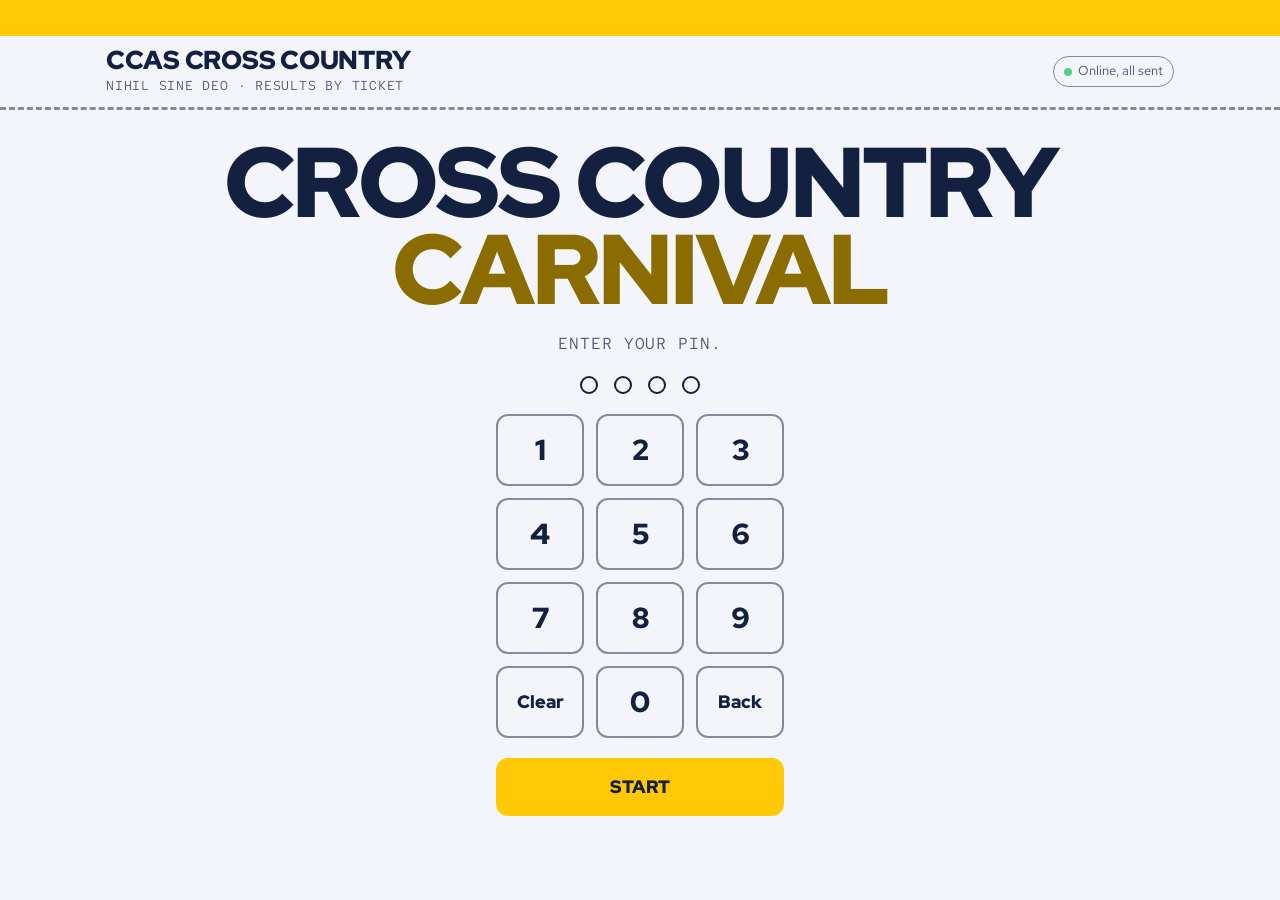
<file: index.html>
<!doctype html>
<html lang="en-AU" class="homes">
<head>
<meta charset="utf-8">
<meta name="viewport" content="width=device-width, initial-scale=1, viewport-fit=cover">
<title>CCAS Cross Country</title>
<link rel="preconnect" href="https://fonts.googleapis.com">
<link rel="preconnect" href="https://fonts.gstatic.com" crossorigin>
<link rel="stylesheet" href="https://fonts.googleapis.com/css2?family=Red+Hat+Display:wght@500;700;800;900&family=Red+Hat+Text:wght@400;500;600;700&family=Red+Hat+Mono:wght@500;700;800&display=swap">
<link rel="stylesheet" href="css/styles.css">
</head>
<body>
<div class="ticker" id="tick" aria-hidden="true"></div>
<header class="top">
  <div class="wrap">
    <div class="topin">
      <span class="jobbadge" id="jobBadge" hidden></span>
      <div class="brand"><span class="names"><h1 id="evName">CCAS Cross Country</h1><small id="evSub">Nihil sine Deo · Results by ticket</small></span></div>
      <div class="status"><span class="dot" id="dot"></span><span id="statusTxt">Connecting</span></div>
      <div class="jobpill" id="jobPill" hidden></div>
    </div>
  </div>
</header>

<main class="wrap">
  <section id="home" hidden></section>
  <div id="app" hidden>
    <nav class="tabs" role="tablist" aria-label="Views">
      <button role="tab" id="tab-record" data-view="record" aria-selected="true"><svg viewBox="0 0 24 24" fill="none" stroke="currentColor" stroke-width="2" stroke-linecap="round" stroke-linejoin="round" aria-hidden="true"><path d="M4 7h16v4a2 2 0 0 0 0 4v4H4v-4a2 2 0 0 0 0-4z"/><path d="M14 7v12" stroke-dasharray="2 2"/></svg><span>Record</span></button>
      <button role="tab" id="tab-results" data-view="results" aria-selected="false"><svg viewBox="0 0 24 24" fill="none" stroke="currentColor" stroke-width="2" stroke-linecap="round" stroke-linejoin="round" aria-hidden="true"><path d="M8 21h8M12 17v4M7 4h10v5a5 5 0 0 1-10 0z"/><path d="M17 5h3v2a3 3 0 0 1-3 3M7 5H4v2a3 3 0 0 0 3 3"/></svg><span>Results</span></button>
      <button role="tab" id="tab-houses" data-view="houses" aria-selected="false"><svg viewBox="0 0 24 24" fill="none" stroke="currentColor" stroke-width="2" stroke-linecap="round" stroke-linejoin="round" aria-hidden="true"><path d="M4 20V10l8-6 8 6v10z"/><path d="M10 20v-6h4v6"/></svg><span>Houses</span></button>
      <button role="tab" id="tab-setup" data-view="setup" aria-selected="false"><svg viewBox="0 0 24 24" fill="none" stroke="currentColor" stroke-width="2" stroke-linecap="round" stroke-linejoin="round" aria-hidden="true"><circle cx="12" cy="12" r="3"/><path d="M12 2v3M12 19v3M2 12h3M19 12h3M4.9 4.9l2.1 2.1M17 17l2.1 2.1M4.9 19.1L7 17M17 7l2.1-2.1"/></svg><span>Setup</span></button>
    </nav>
    <div id="lockBanner" class="msg ok" style="margin-bottom:14px;font-weight:600" hidden></div>
    <section id="v-record"></section>
    <section id="v-results" hidden></section>
    <section id="v-houses" hidden></section>
    <section id="v-setup" hidden></section>
  </div>
</main>
<button type="button" id="quick" hidden></button>
<div class="toast" id="toast" role="status" hidden></div>
<!-- XC Opt 15.3 -->
<script src="js/config.js"></script>
<script src="js/store.js"></script>
<script src="js/app.js"></script>
</body>
</html>
</file>
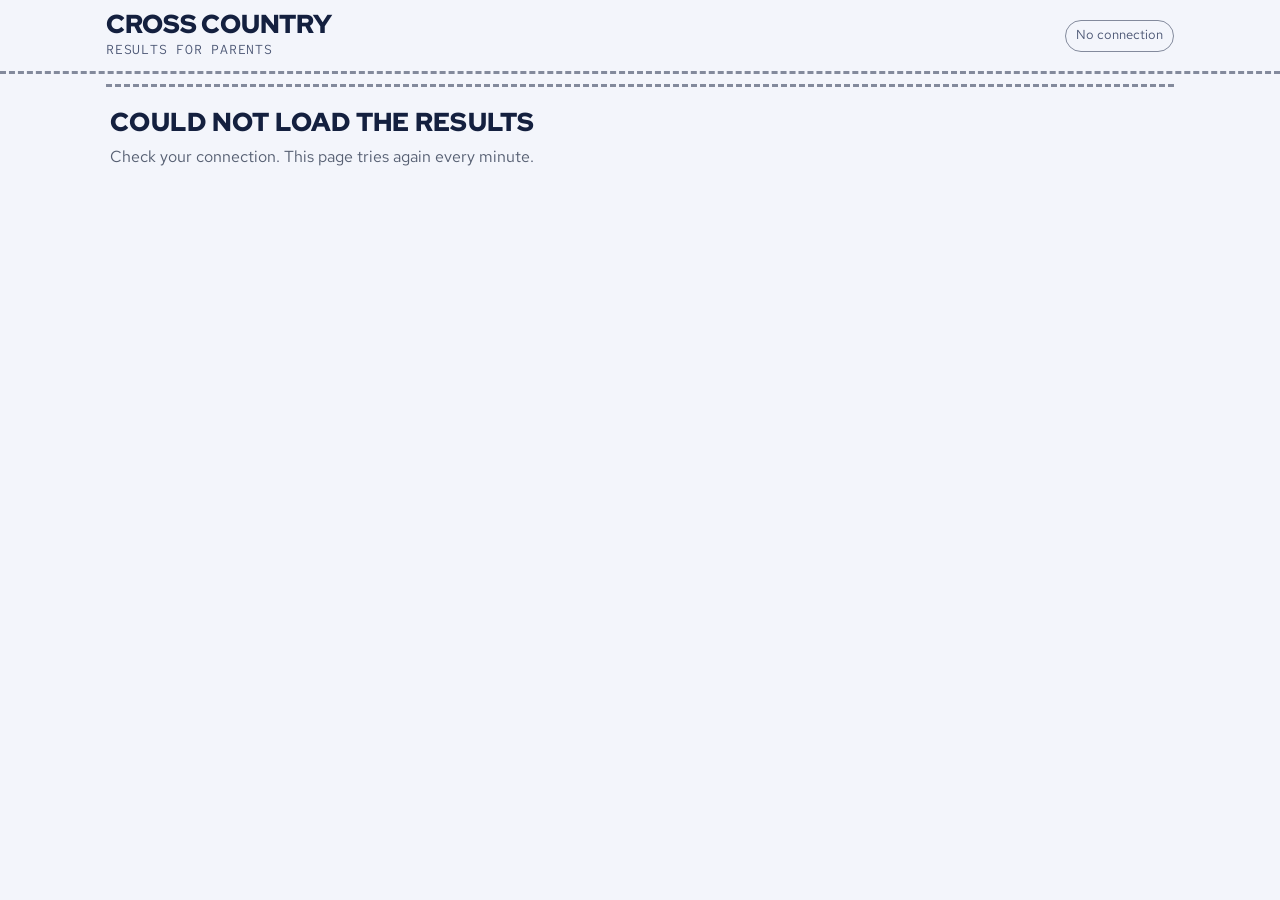
<file: parents/index.html>
<!doctype html>
<html lang="en-AU" class="homes">
<head>
<meta charset="utf-8">
<meta name="viewport" content="width=device-width, initial-scale=1, viewport-fit=cover">
<title>CCAS Cross Country results</title>
<link rel="preconnect" href="https://fonts.googleapis.com">
<link rel="preconnect" href="https://fonts.gstatic.com" crossorigin>
<link rel="stylesheet" href="https://fonts.googleapis.com/css2?family=Red+Hat+Display:wght@500;700;800;900&family=Red+Hat+Text:wght@400;500;600;700&family=Red+Hat+Mono:wght@500;700;800&display=swap">
<link rel="stylesheet" href="../css/styles.css">
<link rel="stylesheet" href="parents.css">
</head>
<body class="parents">
<div class="ticker" id="ptick" aria-hidden="true"></div>
<header class="top"><div class="wrap"><div class="topin">
  <div class="brand"><span class="names"><h1>Cross Country</h1><small>Results for parents</small></span></div>
  <div class="status" id="pupd" hidden></div>
</div></div></header>
<main class="wrap" id="pmain"><p class="muted">Loading results.</p></main>
<!-- XC Opt 15.1 -->
<script src="../js/config.js"></script>
<script src="parents.js"></script>
</body>
</html>
</file>
<file: css/styles.css>
/* XC Opt 15: page basics that the Claude artifact page used to add */
body{margin:0}[hidden]{display:none!important}img{max-width:100%}
/* Layout: CCAS navy header band with silver lane stripe, then a working column for recorders that widens into a two-column grid of age-group cards on a laptop. School colours: blue, silver, white. */
:root{
  --bg:#f2f4f8; --surface:#ffffff; --sunk:#e9edf4; --ink:#141d33; --muted:#565f72; --line:#d6dbe5;
  --accent:#2f50a3; --accent-ink:#ffffff; --teal:#0989b8; --sky:#5ebeeb; --tag:#e6ebf4; --tag-ink:#1d3160;
  --navy:#1d3160; --navy-ink:#ffffff; --navy-muted:#b8c1d6; --stripe:#989a9b;
  --sun:#ffc907; --sun-ink:#1d3160; --flame:#f15627; --leaf:#a7b463;
  --h-red:#c9372c; --h-green:#2f8a46; --h-blue:#2a6fd6; --h-none:#989a9b;
  --ok:#17744a; --ok-bg:#e1f2e8; --warn:#935300; --warn-bg:#fff2dc; --bad:#ad2a20; --bad-bg:#fbe6e3;
  --gold:#d4af37; --silver:#c0c4ca; --bronze:#cd7f32;
  --font-display:"Red Hat Display","Montserrat",system-ui,sans-serif;
  --font-body:"Source Sans 3",system-ui,-apple-system,"Segoe UI",Roboto,sans-serif;
  --font-mono:"IBM Plex Mono",ui-monospace,Menlo,Consolas,monospace;
  --r:10px;
}
@media (prefers-color-scheme: dark){
  :root:not([data-theme="light"]){
    --bg:#0b1222; --surface:#131d33; --sunk:#0f182b; --ink:#e7ecf5; --muted:#9aa5ba; --line:#26334f;
    --accent:#5ebeeb; --accent-ink:#071a2b; --teal:#5ebeeb; --sky:#5ebeeb; --tag:#1b2a49; --tag-ink:#e7ecf5;
    --navy:#1d3160; --navy-ink:#ffffff; --navy-muted:#b8c1d6; --stripe:#989a9b;
    --sun:#ffc907; --sun-ink:#1d3160; --flame:#f15627; --leaf:#a7b463;
    --h-red:#f0766c; --h-green:#6cc985; --h-blue:#6fa6f5; --h-none:#b4b6b7;
    --ok:#6dd3a0; --ok-bg:#11301f; --warn:#f0b45c; --warn-bg:#33260e; --bad:#ff8d82; --bad-bg:#3b1915;
    --gold:#d4af37; --silver:#c0c4ca; --bronze:#cd7f32;
    color-scheme:dark;
  }
}
:root[data-theme="dark"]{
  --bg:#0b1222; --surface:#131d33; --sunk:#0f182b; --ink:#e7ecf5; --muted:#9aa5ba; --line:#26334f;
  --accent:#5ebeeb; --accent-ink:#071a2b; --teal:#5ebeeb; --sky:#5ebeeb; --tag:#1b2a49; --tag-ink:#e7ecf5;
  --navy:#1d3160; --navy-ink:#ffffff; --navy-muted:#b8c1d6; --stripe:#989a9b;
  --sun:#ffc907; --sun-ink:#1d3160; --flame:#f15627; --leaf:#a7b463;
  --h-red:#f0766c; --h-green:#6cc985; --h-blue:#6fa6f5; --h-none:#b4b6b7;
  --ok:#6dd3a0; --ok-bg:#11301f; --warn:#f0b45c; --warn-bg:#33260e; --bad:#ff8d82; --bad-bg:#3b1915;
  --gold:#d4af37; --silver:#c0c4ca; --bronze:#cd7f32;
  color-scheme:dark;
}
*{box-sizing:border-box}
body{background:var(--bg);color:var(--ink);font-family:var(--font-body);font-size:16px;line-height:1.45}
body::before{content:"";position:fixed;inset:0 0 auto;height:env(safe-area-inset-top,0px);z-index:10;background:var(--navy)}
.wrap{max-width:1100px;margin:0 auto;padding-left:max(16px,env(safe-area-inset-left,0px));padding-right:max(16px,env(safe-area-inset-right,0px))}
header.top{position:sticky;top:env(safe-area-inset-top,0px);z-index:5;background:var(--navy);color:var(--navy-ink);border-bottom:4px solid var(--stripe);box-shadow:0 1px 0 var(--navy)}
header.top::after{content:"";display:block;height:2px;background:var(--navy)}
.topin{display:flex;flex-wrap:wrap;align-items:center;gap:8px 16px;padding-block:12px}
.brand{display:flex;align-items:center;gap:12px;min-width:0;flex:1 1 auto}
.crest{flex:0 0 auto;width:52px;height:56px;background:#ffffff;border-radius:10px;display:flex;align-items:center;justify-content:center;padding:5px}
.crest img{height:100%;width:auto;display:block}
.brand .names{display:flex;flex-direction:column;min-width:0}
.brand h1{font-family:var(--font-display);font-weight:800;font-size:1.6rem;letter-spacing:0;margin:0;line-height:1;text-wrap:balance;color:var(--navy-ink)}
.brand small{color:var(--navy-muted);font-size:.8rem;letter-spacing:.06em;text-transform:uppercase;margin-top:3px}
.status{font-size:.8rem;color:var(--navy-muted);display:flex;align-items:center;gap:6px;background:rgba(255,255,255,.08);padding:5px 10px;border-radius:999px}
.dot{width:8px;height:8px;border-radius:50%;background:var(--navy-muted)}
.dot.live{background:#4fd18b} .dot.off{background:#ff8378}
nav.tabs{display:grid;grid-template-columns:repeat(4,minmax(0,1fr));gap:10px;max-width:860px;margin:0 auto 22px}
nav.tabs button{display:flex;align-items:center;justify-content:center;gap:8px;font-family:var(--font-display);font-weight:800;font-size:1.02rem;letter-spacing:.05em;text-transform:uppercase;border:1px solid var(--line);background:var(--surface);color:var(--navy);padding:13px 10px;border-radius:12px;box-shadow:0 1px 3px rgba(29,49,96,.08);cursor:pointer;white-space:nowrap;min-width:0;position:relative;transition:background .15s,transform .15s}
nav.tabs button svg{width:18px;height:18px;flex:0 0 auto}
nav.tabs button:hover{border-color:var(--accent);color:var(--accent)}
nav.tabs button[aria-selected="true"]{background:var(--navy);color:var(--navy-ink);border-color:var(--navy);box-shadow:inset 0 -4px 0 var(--sun),0 4px 12px rgba(29,49,96,.2)}
:root[data-theme="dark"] nav.tabs button:not([aria-selected="true"]){color:var(--ink)}
@media (prefers-color-scheme: dark){:root:not([data-theme="light"]) nav.tabs button:not([aria-selected="true"]){color:var(--ink)}}
@media (prefers-reduced-motion:no-preference){nav.tabs button:active{transform:scale(.97)}}
@media (max-width:520px){nav.tabs{gap:6px}nav.tabs button{flex-direction:column;gap:3px;font-size:.78rem;padding:9px 4px}}
nav.tabs button:focus-visible,button:focus-visible,input:focus-visible,select:focus-visible,textarea:focus-visible,.match:focus-visible{outline:3px solid var(--tag);outline-offset:2px}
main{padding-block:22px 60px}
h2{font-family:var(--font-display);font-weight:800;font-size:1.35rem;margin:0 0 8px;letter-spacing:.01em;text-wrap:balance}
h3{font-family:var(--font-display);font-weight:700;font-size:1.05rem;margin:0;letter-spacing:0}
.muted{color:var(--muted)}
.label{font-size:.75rem;text-transform:uppercase;letter-spacing:.08em;color:var(--muted);font-weight:700}
.panel{background:var(--surface);border:1px solid var(--line);border-radius:12px;padding:18px;box-shadow:0 1px 2px rgba(14,42,82,.05)}
.stack{display:flex;flex-direction:column;gap:14px}
.row{display:flex;flex-wrap:wrap;gap:10px;align-items:center}
.seg{display:inline-flex;background:var(--sunk);border-radius:999px;padding:3px;gap:2px;flex-wrap:wrap}
.seg button{border:0;background:transparent;color:var(--ink);padding:7px 14px;border-radius:999px;font:600 .95rem var(--font-body);cursor:pointer}
.seg button[aria-pressed="true"]{background:var(--surface);box-shadow:0 1px 2px rgba(0,0,0,.18);color:var(--accent)}
.chips{display:flex;flex-wrap:wrap;gap:6px}
.chip{border:1px solid var(--line);background:var(--surface);color:var(--ink);padding:5px 11px;border-radius:999px;font:600 .9rem var(--font-body);cursor:pointer;font-variant-numeric:tabular-nums}
.chip[aria-pressed="true"]{border-color:var(--accent);background:var(--accent);color:var(--accent-ink)}
.chip:hover{border-color:var(--accent)}
input,select,textarea{font:inherit;color:var(--ink);background:var(--surface);border:1px solid var(--line);border-radius:8px;padding:9px 11px;max-width:100%}
textarea{width:100%;min-height:150px;font-family:var(--font-mono);font-size:.85rem}
.btn{border:1px solid var(--line);background:var(--surface);color:var(--ink);font:600 .95rem var(--font-body);padding:9px 16px;border-radius:8px;cursor:pointer}
.btn.primary{background:var(--accent);border-color:var(--accent);color:var(--accent-ink)}
.btn.danger{color:var(--bad);border-color:var(--bad)}
.btn.small{padding:5px 10px;font-size:.85rem}
.btn:disabled{opacity:.45;cursor:not-allowed}
.linkbtn{border:0;background:none;color:var(--accent);font:600 .95rem var(--font-body);padding:0;cursor:pointer;text-decoration:underline;text-underline-offset:3px}

/* Record view */
.rec{display:flex;flex-direction:column;gap:28px}
.entry{max-width:860px;width:100%;margin:0 auto;border:2px solid var(--accent);border-radius:16px;padding:22px 22px 24px;gap:18px;box-shadow:0 6px 24px rgba(29,49,96,.12)}
.entry .etitle{font-family:var(--font-display);font-weight:800;font-size:1.7rem;margin:0;line-height:1.1}
.step{display:flex;align-items:center;gap:10px;font-family:var(--font-display);font-weight:800;font-size:1.05rem}
.step .n{width:28px;height:28px;border-radius:50%;background:var(--accent);color:var(--accent-ink);display:inline-flex;align-items:center;justify-content:center;font-size:.95rem;flex:0 0 auto}
.entry #search{font-size:1.25rem;padding:13px 14px;border-width:2px}
.entry .savebar .btn.primary{font-size:1.25rem;padding:16px 18px;border-radius:10px}
.secondary{max-width:860px;width:100%;margin:0 auto;display:grid;grid-template-columns:minmax(0,1fr);gap:14px}
@media (min-width:860px){.secondary{grid-template-columns:minmax(0,.9fr) minmax(0,1.1fr);align-items:start}}
.secondary .panel{box-shadow:none;background:var(--sunk);border-color:transparent}
.sechead{max-width:860px;width:100%;margin:0 auto -14px;display:flex;align-items:center;gap:12px;color:var(--muted)}
.sechead::after{content:"";flex:1;height:1px;background:var(--line)}
.ticketbox{display:grid;grid-template-columns:auto minmax(0,1fr);gap:12px;align-items:center}
.ticketbox{gap:0;border:1px solid var(--line);border-radius:10px;overflow:hidden;background:var(--surface)}
.ticketlabel{font-family:var(--font-display);font-weight:800;font-size:.95rem;letter-spacing:.1em;text-transform:uppercase;background:var(--navy);color:var(--navy-ink);padding:0 16px;align-self:stretch;display:flex;align-items:center;border-right:3px dashed var(--stripe)}
#ticket{font-family:var(--font-mono);font-weight:600;font-size:2.2rem;padding:8px 16px;width:100%;letter-spacing:.06em;font-variant-numeric:tabular-nums;border:0;border-radius:0;background:var(--tag);color:var(--tag-ink)}
#ticket:focus-visible{outline:none;box-shadow:inset 0 0 0 3px var(--accent)}
#search{width:100%;font-size:1.1rem;padding:11px 12px}
.matches{display:flex;flex-direction:column;border:1px solid var(--line);border-radius:8px;overflow:hidden;background:var(--surface)}
.match{display:grid;grid-template-columns:minmax(0,1fr) auto;gap:2px 10px;padding:9px 12px;border:0;border-top:1px solid var(--line);background:transparent;color:var(--ink);text-align:left;font:inherit;cursor:pointer}
.match:first-child{border-top:0}
.match[aria-selected="true"]{background:var(--ok-bg)}
.match .nm{font-weight:700;overflow-wrap:anywhere}
.match .meta{font-size:.85rem;color:var(--muted)}
.match .side{grid-row:1 / span 2;grid-column:2;align-self:center;font-size:.8rem;text-align:right}
.done{color:var(--warn);font-weight:700}
.empty{padding:14px;color:var(--muted);font-size:.95rem}
.sel{display:flex;justify-content:space-between;gap:12px;align-items:center;background:var(--ok-bg);border:1px solid var(--ok);border-radius:8px;padding:10px 12px}
.sel .nm{font-weight:700;font-size:1.1rem}
.msg{border-radius:8px;padding:9px 12px;font-size:.95rem}
.msg.warn{background:var(--warn-bg);color:var(--warn)}
.msg.bad{background:var(--bad-bg);color:var(--bad)}
.msg.ok{background:var(--ok-bg);color:var(--ok)}
.savebar{display:flex;gap:10px;flex-wrap:wrap}
.savebar .btn.primary{flex:1 1 200px;font-size:1.1rem;padding:13px 16px}
.stats{display:grid;grid-template-columns:repeat(3,minmax(0,1fr));gap:8px}
.stat{background:var(--sunk);border-radius:8px;padding:8px 10px}
.stat b{display:block;font-family:var(--font-display);font-weight:800;font-size:1.5rem;line-height:1.1;font-variant-numeric:tabular-nums}
.recent{list-style:none;margin:0;padding:0;display:flex;flex-direction:column}
.recent li{display:grid;grid-template-columns:auto minmax(0,1fr) auto;gap:4px 10px;align-items:center;padding:8px 0;border-top:1px solid var(--line)}
.recent li:first-child{border-top:0}
.tk{font-family:var(--font-mono);font-weight:600;background:var(--tag);color:var(--tag-ink);border:1px solid var(--line);border-left:3px solid var(--accent);border-radius:4px;padding:2px 8px;font-size:.9rem;font-variant-numeric:tabular-nums;white-space:nowrap}
.recent .who{min-width:0}
.recent .who b{overflow-wrap:anywhere}
.recent .who span{display:block;font-size:.82rem;color:var(--muted)}
.acts{display:flex;gap:6px}
.missing{font-family:var(--font-mono);font-size:.85rem;overflow-wrap:anywhere}
#quick{position:fixed;z-index:30;width:min(340px,calc(100vw - 16px));padding:14px 16px;border:3px solid var(--sun);border-radius:14px;background:var(--accent);color:var(--accent-ink);font:800 1.15rem/1.25 var(--font-display);text-align:center;cursor:pointer;box-shadow:0 10px 30px rgba(10,20,45,.35)}
#quick small{display:block;font:600 .78rem var(--font-body);opacity:.85;margin-top:4px}
@media (prefers-reduced-motion:no-preference){#quick{animation:qpop .12s ease-out}@keyframes qpop{from{transform:scale(.92)}to{transform:scale(1)}}}
.toast{position:fixed;left:50%;transform:translateX(-50%);bottom:calc(16px + env(safe-area-inset-bottom,0px));background:var(--ink);color:var(--bg);padding:11px 16px;border-radius:10px;font-weight:600;max-width:calc(100% - 32px);z-index:20;box-shadow:0 6px 20px rgba(0,0,0,.25)}
.addform{display:grid;grid-template-columns:repeat(2,minmax(0,1fr));gap:8px}
.addform label{display:flex;flex-direction:column;gap:3px;font-size:.85rem;color:var(--muted);min-width:0}
.addform input,.addform select{width:100%}

/* Results */
.toolbar{display:flex;flex-wrap:wrap;gap:10px 14px;align-items:center;margin-bottom:14px}
.groups{display:grid;grid-template-columns:minmax(0,1fr);gap:14px}
@media (min-width:860px){.groups{grid-template-columns:repeat(2,minmax(0,1fr))}}
.gcard{background:var(--surface);border:1px solid var(--line);border-radius:12px;overflow:hidden;min-width:0;box-shadow:0 1px 2px rgba(14,42,82,.05)}
.ghead{display:flex;justify-content:space-between;align-items:center;gap:10px;padding:12px 14px;border-bottom:3px solid var(--stripe);flex-wrap:wrap;background:var(--navy);color:var(--navy-ink)}
.ghead h3{color:var(--navy-ink);font-size:1.15rem}
.ghead .meta{font-size:.82rem;color:var(--navy-muted)}
.tablewrap{overflow-x:auto}
table{border-collapse:collapse;width:100%;font-variant-numeric:tabular-nums}
th,td{text-align:left;padding:7px 10px;border-bottom:1px solid var(--line);font-size:.93rem;vertical-align:top}
th{font-size:.72rem;text-transform:uppercase;letter-spacing:.07em;color:var(--muted);font-weight:700;background:var(--sunk)}
td.num,th.num{text-align:right}
tr:last-child td{border-bottom:0}
.pl{font-family:var(--font-display);font-weight:700;font-size:1.1rem}
.medal{display:inline-flex;align-items:center;justify-content:center;width:1.7em;height:1.7em;border-radius:50%;color:#fff;font-size:.95rem;line-height:1}
.medal{box-shadow:inset 0 0 0 2px rgba(255,255,255,.45),0 1px 2px rgba(0,0,0,.25);font-weight:800}
.p1 .medal,.medal.m1{background:var(--gold);color:#3a2a00}
.p2 .medal,.medal.m2{background:var(--silver);color:#24282e}
.p3 .medal,.medal.m3{background:var(--bronze);color:#ffffff}
table tbody tr.p1row td{background:color-mix(in srgb,var(--gold) 12%,var(--surface))}
table tbody tr.p2row td{background:color-mix(in srgb,var(--silver) 14%,var(--surface))}
table tbody tr.p3row td{background:color-mix(in srgb,var(--bronze) 12%,var(--surface))}
tbody tr:nth-child(even) td{background:var(--sunk)}
.standings{display:grid;grid-template-columns:repeat(auto-fit,minmax(200px,1fr));gap:12px;margin-bottom:16px}
.house{background:var(--surface);border:1px solid var(--line);border-radius:12px;padding:14px 16px;min-width:0}
.house{border-top:4px solid var(--hc,var(--line))}
.house.lead{border:2px solid var(--accent);border-top:4px solid var(--hc,var(--accent))}
.house .bar,.house.lead .bar{background:var(--hc,var(--teal))}
.htag{display:inline-flex;align-items:center;gap:6px;white-space:nowrap}
.hdot{width:8px;height:8px;border-radius:50%;background:var(--hc,var(--h-none));flex:0 0 auto}
.house .hn{font-family:var(--font-display);font-weight:800;font-size:1.2rem}
.house .pts{font-family:var(--font-display);font-weight:800;font-size:2.2rem;line-height:1;font-variant-numeric:tabular-nums;color:var(--accent)}
.house .barw{height:8px;background:var(--sunk);border-radius:99px;margin-top:10px;overflow:hidden}
.house .bar{height:100%;background:var(--teal);border-radius:99px}
.house.lead .bar{background:var(--accent)}
.house .rk{font-size:.8rem;text-transform:uppercase;letter-spacing:.08em;color:var(--muted);font-weight:700}
.gempty{padding:14px;color:var(--muted)}
.hris{display:grid;grid-template-columns:repeat(2,minmax(0,1fr));gap:0}
.hcol{padding:12px 14px;min-width:0}
.hcol+.hcol{border-left:1px solid var(--line)}
.hlist{list-style:none;margin:8px 0 0;padding:0;display:flex;flex-direction:column;gap:8px}
.hlist li{display:grid;grid-template-columns:auto minmax(0,1fr);gap:2px 10px;align-items:center;font-size:.93rem}
.hlist li .htag{grid-column:2;font-size:.8rem;color:var(--muted)}
.hlist .hn2{font-weight:600;overflow-wrap:anywhere}
.hlist li.open{opacity:.7}
.medal.m4{background:var(--sunk);color:var(--muted);box-shadow:inset 0 0 0 1px var(--line)}
@media (max-width:420px){.hris{grid-template-columns:minmax(0,1fr)}.hcol+.hcol{border-left:0;border-top:1px solid var(--line)}}
.housegrid th,.housegrid td{white-space:nowrap}
.housegrid td.total{font-weight:700}
.rank1 td:first-child{border-left:4px solid var(--gold)}
.champs{display:grid;grid-template-columns:repeat(auto-fill,minmax(230px,1fr));gap:10px}
.champ{display:flex;flex-direction:column;gap:6px;background:var(--surface);border:1px solid var(--line);border-top:4px solid var(--gold);border-radius:4px 4px 10px 10px;padding:10px 12px;min-width:0}
.champ .nm{font-weight:700;overflow-wrap:anywhere}

/* Setup */
.setup{display:grid;grid-template-columns:minmax(0,1fr);gap:16px}
@media (min-width:860px){.setup{grid-template-columns:repeat(2,minmax(0,1fr));align-items:start}}
.fields{display:grid;grid-template-columns:repeat(auto-fill,minmax(150px,1fr));gap:10px}
.fields label{display:flex;flex-direction:column;gap:4px;font-size:.85rem;color:var(--muted);min-width:0}
.fields input{width:100%}
.dist{display:grid;grid-template-columns:repeat(auto-fill,minmax(88px,1fr));gap:8px}
.dist label{display:flex;flex-direction:column;gap:3px;font-size:.8rem;color:var(--muted)}
.dist input{width:100%;font-variant-numeric:tabular-nums}
code.tpl{display:block;font-family:var(--font-mono);font-size:.82rem;background:var(--sunk);padding:8px 10px;border-radius:6px;white-space:pre;overflow-x:auto}
.counts td,.counts th{padding:5px 8px}
.notice{border:1px dashed var(--line);border-radius:var(--r);padding:16px;background:var(--surface)}
@media (prefers-reduced-motion:no-preference){.toast{animation:pop .18s ease-out}@keyframes pop{from{opacity:0;transform:translate(-50%,8px)}to{opacity:1;transform:translate(-50%,0)}}}
@media (max-width:420px){.brand small{display:none}#ticket{font-size:1.7rem}.addform{grid-template-columns:minmax(0,1fr)}}

/* ===== XC Opt 14 (from Swim Opt 2.25 and 2.28 and Aths Opt 2.2, design S1.46 version 4): the onlinecarnivals.au landing
   look on every screen (html.jobs, set at the top of the page). Cross country has no PIN or job screens, so no ticker and no
   brand bar: the navy CCAS header stays. Landing background, dashed lanes instead of boxes, uppercase Red Hat Display
   headings, Red Hat Mono uppercase labels, yellow main buttons and chosen tabs. Kept: medals, house colours, the ticket box,
   the green, yellow and red messages. The plain button and input resets sit in :where() so state colours still win. ===== */
:root{--font-body:"Red Hat Text",system-ui,-apple-system,"Segoe UI",Roboto,sans-serif;--font-mono:"Red Hat Mono",ui-monospace,Menlo,Consolas,monospace;
  --lt-bg:#f3f5fb;--lt-ink:#14203f;--lt-muted:#4a5573;--lt-line:rgba(20,32,63,.5);--lt-y:#8a6c00;--lt-glow:rgba(255,201,7,.16);--lt-row:rgba(20,32,63,.04)}
@media (prefers-color-scheme:dark){:root:not([data-theme="light"]){--lt-bg:#0b1226;--lt-ink:#ffffff;--lt-muted:#b9c2de;--lt-line:rgba(255,255,255,.4);--lt-y:#ffc907;--lt-glow:rgba(255,201,7,.12);--lt-row:rgba(255,255,255,.045)}}
:root[data-theme="dark"]{--lt-bg:#0b1226;--lt-ink:#ffffff;--lt-muted:#b9c2de;--lt-line:rgba(255,255,255,.4);--lt-y:#ffc907;--lt-glow:rgba(255,201,7,.12);--lt-row:rgba(255,255,255,.045)}
html.jobs{--bg:var(--lt-bg)}
html.jobs body{background:var(--lt-bg);color:var(--lt-ink)}
html.jobs .muted{color:var(--lt-muted)}

/* headings */
html.jobs main h2{font:900 clamp(26px,3vw,40px)/1 var(--font-display);text-transform:uppercase;letter-spacing:-.01em}
html.jobs main h3{text-transform:uppercase;font-weight:900}
html.jobs .entry .etitle{font:900 clamp(28px,3.4vw,44px)/1 var(--font-display);text-transform:uppercase;letter-spacing:-.01em}
html.jobs .step{text-transform:uppercase;font-weight:900;letter-spacing:.01em}
html.jobs .step .n{background:#ffc907;color:#14203f;font-weight:900}
html.jobs .label,html.jobs th,html.jobs .ghead .meta,html.jobs .fields label,html.jobs .dist label,html.jobs .addform label,html.jobs .house .rk{font-family:var(--font-mono);letter-spacing:.06em;text-transform:uppercase}

/* the four views: outlined, the chosen one yellow */
html.jobs nav.tabs button{background:transparent;border:2px solid var(--lt-line);border-radius:12px;box-shadow:none;color:var(--lt-ink);font-weight:900;min-height:52px}
html.jobs nav.tabs button:hover{border-color:var(--lt-ink);color:var(--lt-ink);background:var(--lt-glow)}
html.jobs nav.tabs button[aria-selected="true"]{background:#ffc907;border-color:#ffc907;color:#14203f;box-shadow:none}
html.jobs nav.tabs button:not([aria-selected="true"]){color:var(--lt-ink)}

/* boxes become lanes */
html.jobs .panel,html.jobs .gcard,html.jobs .notice{background:transparent;border:0;border-top:3px dashed var(--lt-line);border-radius:0;box-shadow:none;padding-left:4px;padding-right:4px}
html.jobs .gcard{padding:0}
html.jobs .secondary .panel{background:transparent;border:0;border-top:3px dashed var(--lt-line)}
html.jobs .sechead::after{display:none}
/* Record a finisher: the main working area, ringed in yellow like "In the water now" */
html.jobs .panel.entry{background:transparent;border:3px solid #ffc907;border-radius:16px;box-shadow:none;padding:22px 22px 24px}
html.jobs .ghead{background:transparent;color:var(--lt-ink);padding:14px 4px 10px;border-bottom:2px solid var(--lt-line)}
html.jobs .ghead h3{font:900 20px/1.1 var(--font-display);text-transform:uppercase;color:var(--lt-ink)}
html.jobs .ghead .meta{color:var(--lt-muted)}
html.jobs th{background:transparent;border-bottom:2px solid var(--lt-line);color:var(--lt-muted)}
html.jobs td{border-bottom-color:var(--lt-line)}
html.jobs tbody tr:nth-child(even) td{background:var(--lt-row)}
html.jobs .hcol+.hcol{border-left-color:var(--lt-line)}
html.jobs .stat{background:transparent;border-left:4px solid #ffc907;border-radius:0;padding:4px 10px}
html.jobs .stat b{font-weight:900}
html.jobs .recent li{border-top-color:var(--lt-line)}
html.jobs .tk{background:transparent;color:var(--lt-ink);border:2px solid var(--lt-line);border-left:4px solid #ffc907;border-radius:6px}
html.jobs code.tpl{background:transparent;border:2px dashed var(--lt-line);border-radius:12px}

/* the ticket box */
html.jobs .ticketbox{border:2px solid var(--lt-line);border-radius:12px;background:transparent}
html.jobs .ticketlabel{border-right:3px dashed #ffc907;font-weight:900}
html.jobs #ticket{font-weight:700}

/* runner search */
html.jobs .matches{background:transparent;border:2px solid var(--lt-line);border-radius:12px}
html.jobs .match{border-top:1px solid var(--lt-line);min-height:52px}
html.jobs .match .nm{font-weight:800}
@media (hover:hover){html.jobs .match:not([aria-selected="true"]):hover{background:var(--lt-glow)}}
html.jobs .sel{border-radius:12px;border-width:2px}

/* house points: like the parents page */
html.jobs .house{background:transparent;border:0;border-top:3px dashed var(--lt-line);border-left:6px solid var(--hc,var(--lt-line));border-radius:0;padding:12px 14px}
html.jobs .house.lead{border:0;border-top:3px dashed var(--lt-line);border-left:6px solid var(--hc,var(--lt-line));background:var(--lt-glow)}
html.jobs .house .hn{text-transform:uppercase;font-weight:900}
html.jobs .house .pts{font:900 3rem/1 var(--font-display);color:var(--lt-ink)}
html.jobs .house .barw{background:transparent;border-bottom:2px dashed var(--lt-line);border-radius:0;height:12px;overflow:visible}
html.jobs .house .bar,html.jobs .house.lead .bar{position:relative;border-radius:999px;background:var(--hc,var(--teal))}
html.jobs .house .bar::after{content:"";position:absolute;right:-6px;top:50%;width:16px;height:16px;margin-top:-8px;border-radius:50%;background:#ffc907;box-shadow:0 0 0 4px rgba(255,201,7,.25)}
html.jobs .champ{background:transparent;border:0;border-top:3px dashed var(--lt-line);border-left:4px solid var(--gold);border-radius:0}
html.jobs .champ .nm{font-weight:800}
html.jobs .rank1 td:first-child{border-left-color:#ffc907}

/* buttons and choices: yellow is the main action, as on the landing page; every one at least 48 px tall */
html.jobs :where(.btn){background:transparent;border:2px solid var(--lt-line);border-radius:12px;font-family:var(--font-display);font-weight:800;color:var(--lt-ink);min-height:48px}
html.jobs .btn.small{min-height:48px;padding:6px 12px}
html.jobs .btn.primary{background:#ffc907;border-color:#ffc907;color:#14203f;font-weight:900}
html.jobs .btn.danger{background:transparent;color:var(--bad);border-color:var(--bad)}
html.jobs .entry .savebar .btn.primary{border-radius:12px;text-transform:uppercase;letter-spacing:.01em}
html.jobs .btn:disabled{opacity:1;background:transparent;border:2px dashed var(--lt-line);color:var(--lt-muted)}
html.jobs .seg{background:transparent;border:2px solid var(--lt-line);border-radius:14px;padding:2px}
html.jobs :where(.seg button){min-height:48px;border-radius:10px;font-family:var(--font-display);font-weight:800;color:var(--lt-ink)}
html.jobs .seg button[aria-pressed="true"]{background:#ffc907;color:#14203f;box-shadow:none}
html.jobs :where(.chip){background:transparent;border:2px solid var(--lt-line);color:var(--lt-ink);min-height:48px;padding:5px 13px;font-family:var(--font-display);font-weight:800}
html.jobs .chip[aria-pressed="true"]{background:#ffc907;border-color:#ffc907;color:#14203f}
html.jobs .chip:hover{border-color:var(--lt-ink)}
html.jobs .linkbtn{min-height:48px;font-family:var(--font-display);font-weight:800}
html.jobs :where(input:not([type=checkbox]):not([type=radio]):not(#ticket),select,textarea){background:transparent;border:2px solid var(--lt-line);border-radius:12px;color:var(--lt-ink)}
html.jobs :where(input:not([type=checkbox]):not([type=radio]):not(#ticket),select){min-height:48px}
html.jobs select{background:var(--lt-bg)}
html.jobs input[type=checkbox]{width:22px;height:22px;accent-color:#ffc907}
html.jobs .toolbar label.row{min-height:48px;cursor:pointer}
/* typed values stay in the body font, though their labels are Mono uppercase */
html.jobs .fields input,html.jobs .dist input,html.jobs .addform input,html.jobs .addform select{font-family:var(--font-body);text-transform:none;letter-spacing:0}
html.jobs label.btn{display:inline-flex;align-items:center}
/* fixes after the fresh-eyes review */
html.jobs .house .bar[style*="width:0%"]::after{display:none}
html.jobs table tbody tr.p1row td{background:color-mix(in srgb,var(--gold) 16%,transparent)}
html.jobs table tbody tr.p2row td{background:color-mix(in srgb,var(--silver) 18%,transparent)}
html.jobs table tbody tr.p3row td{background:color-mix(in srgb,var(--bronze) 16%,transparent)}
html.jobs summary{min-height:48px;padding-block:13px;box-sizing:border-box}
html.jobs .hlist li.open{opacity:1;color:var(--lt-muted)}
@media (max-width:420px){html.jobs .entry .savebar .btn.primary{font-size:1.05rem}}
/* quick confirm: yellow, the main action */
html.jobs #quick{background:#ffc907;color:#14203f;border:3px solid #14203f}
html.jobs #quick small{opacity:1}

/* ===== XC Opt 15 (from Aths Opt 2.2 and Swim Opt 2.24, design S1.46 version 4): the front screens (PIN, Choose your job)
   with the landing look (html.homes), the job badge and the job menu in the navy header. ===== */
.jobbadge{background:var(--sun);color:var(--sun-ink);font:800 .9rem var(--font-display);letter-spacing:.08em;padding:6px 12px;border-radius:6px;white-space:nowrap}
.jobpill{position:relative}
.jobpill>button{display:flex;align-items:center;gap:8px;background:#ffffff;color:var(--navy);border:0;border-radius:999px;padding:8px 16px;font:700 .95rem var(--font-body);cursor:pointer;white-space:nowrap;min-height:48px}
.jobpill>button svg{width:14px;height:14px}
.jobmenu{position:absolute;right:0;top:calc(100% + 8px);background:var(--surface);color:var(--ink);border:1px solid var(--line);border-radius:12px;box-shadow:0 12px 30px rgba(10,20,45,.25);min-width:250px;padding:6px;z-index:40}
.jobmenu .label{padding:8px 10px 4px}
.jobmenu button{display:flex;width:100%;align-items:center;gap:10px;background:transparent;border:0;padding:11px 10px;border-radius:8px;text-align:left;cursor:pointer;min-height:48px;color:var(--ink);font:600 1rem var(--font-body)}
.jobmenu button:hover{background:var(--sunk)}
.jobmenu .n{width:26px;height:26px;border-radius:6px;background:var(--sunk);display:inline-flex;align-items:center;justify-content:center;font-weight:800;font-size:.85rem;flex:0 0 auto}
.jobmenu .tick{margin-left:auto;color:var(--ok);font-weight:800}
.jobmenu hr{border:0;border-top:1px solid var(--line);margin:6px 0}
.btn.big{font-size:1.15rem;padding:14px 22px;min-height:58px;border-radius:12px}
.home{max-width:760px;margin:0 auto;display:flex;flex-direction:column;align-items:center;gap:18px;padding-top:18px}
.home h1{margin:0;font-size:2.1rem;font-weight:900;color:var(--navy);text-align:center}
.home .linkbtn{min-height:48px}
.dots{display:flex;gap:16px}.dots i{width:18px;height:18px;border-radius:50%;border:2px solid var(--navy);background:transparent}.dots i.on{background:var(--navy)}
.keypad{display:grid;grid-template-columns:repeat(3,84px);gap:12px}
.keypad button{height:72px;border-radius:16px;border:1px solid var(--line);background:var(--surface);color:var(--ink);font:800 1.6rem var(--font-display);cursor:pointer}
.tiles{display:grid;grid-template-columns:repeat(3,minmax(0,1fr));gap:14px;width:100%}
.tile{display:flex;flex-direction:column;align-items:flex-start;gap:6px;text-align:left;background:var(--surface);border:1px solid var(--line);border-radius:16px;padding:18px;cursor:pointer;min-height:120px;font:inherit;color:var(--ink)}
.tile .n{width:36px;height:36px;border-radius:10px;background:var(--sun);color:var(--sun-ink);display:flex;align-items:center;justify-content:center;font:900 1.1rem var(--font-display)}
.tile b{font:800 1.25rem var(--font-display)}
.tile span{color:var(--muted);font-size:.9rem}
.tile.orgtile{background:var(--navy);color:var(--navy-ink);border-color:var(--navy)}
/* the front screens: the landing page's brand bar, light background and ticker */
html.homes body{background:var(--lt-bg)}
html.homes body::before{background:var(--lt-bg)}
.ticker{display:none}
html.homes .ticker{display:block;background:#ffc907;color:#14203f;overflow:hidden;white-space:nowrap;font:700 14px/36px var(--font-mono);letter-spacing:1px;text-transform:uppercase;position:relative;z-index:21}
html.homes .ticker div{display:inline-block;padding-left:100%;animation:tick 40s linear infinite}
@keyframes tick{to{transform:translateX(-100%)}}
html.homes header.top{background:var(--lt-bg);color:var(--lt-ink);border-bottom:3px dashed var(--lt-line);box-shadow:none}
html.homes header.top::after{display:none}
html.homes .brand h1{color:var(--lt-ink);font-weight:900;text-transform:uppercase;letter-spacing:-.01em}
html.homes .brand small{color:var(--lt-muted);font-family:var(--font-mono)}
html.homes .crest{border:2px solid var(--lt-line)}
html.homes .status{color:var(--lt-muted);background:transparent;border:1px solid var(--lt-line)}
html.homes main{padding-top:10px}
.home h1 .y{color:var(--lt-y)}
html.homes .home{gap:20px;max-width:980px}
html.homes .home h1{font:900 clamp(44px,min(9vw,11vh),104px)/.88 var(--font-display);text-transform:uppercase;letter-spacing:-.03em;color:var(--lt-ink)}
html.homes .home>p.muted{font-family:var(--font-mono);text-transform:uppercase;letter-spacing:.06em;color:var(--lt-muted)}
html.homes .dots i{border-color:var(--lt-ink);background:transparent}
html.homes .dots i.on{background:var(--lt-y);border-color:var(--lt-y)}
html.homes .keypad{grid-template-columns:repeat(3,88px)}
html.homes .keypad button{background:transparent;border:2px solid var(--lt-line);border-radius:12px;font:900 1.8rem var(--font-display);color:var(--lt-ink)}
html.homes .keypad button:active{background:#ffc907;border-color:#ffc907;color:#14203f}
html.homes .keypad button[data-k=Clear],html.homes .keypad button[data-k=Back]{font-size:1.1rem}
html.homes .tiles{grid-template-columns:1fr;gap:0}
html.homes .tile{display:grid;grid-template-columns:auto 1fr;grid-template-rows:auto auto;column-gap:22px;row-gap:4px;align-items:center;background:transparent;border:0;border-top:3px dashed var(--lt-line);border-radius:0;min-height:96px;padding:12px 16px;color:var(--lt-ink)}
html.homes .tiles .tile:last-child{border-bottom:3px dashed var(--lt-line)}
@media (hover:hover){html.homes .tile:hover{background:var(--lt-glow);border-color:var(--lt-line)}}
html.homes .tile .n{grid-row:1/3;width:auto;min-width:1.1ch;height:auto;background:transparent;border-radius:0;color:transparent;-webkit-text-stroke:2px var(--lt-y);font:900 64px/1 var(--font-display);justify-content:flex-start}
html.homes .tile b{font:900 clamp(22px,3vw,32px)/1 var(--font-display);text-transform:uppercase;letter-spacing:-.01em;align-self:end}
html.homes .tile>span:not(.n){font:500 14px var(--font-mono);color:var(--lt-muted);align-self:start}
html.homes .tile.orgtile{background:#1d3160;color:#fff;border-top-color:transparent;border-radius:12px;margin-top:10px}
html.homes .tiles .tile.orgtile:last-child{border-bottom:0}
html.homes .tile.orgtile span.n{background:transparent;color:transparent;-webkit-text-stroke-color:#ffc907}
html.homes .tile.orgtile>span:not(.n){color:#b9c3da}
html.homes .btn.primary{background:#ffc907;border:2px solid #ffc907;color:#14203f;font-family:var(--font-display);font-weight:900;text-transform:uppercase}
html.homes .linkbtn{color:var(--lt-ink)}
/* Choose your job on a Mac (mouse or trackpad only, not under reduced motion): the landing page's lane effects (swimming decision 179).
   .fx is on the tiles only the first time the screen shows, so a refresh does not replay the slide in. */
@media (hover:hover) and (pointer:fine) and (prefers-reduced-motion:no-preference){
  html.homes .tiles .tile{position:relative;overflow:hidden;transition:background .25s,color .25s}
  html.homes .tiles.fx .tile{opacity:0;transform:translateX(-40px);animation:lanein .6s cubic-bezier(.2,.8,.2,1) forwards}
  html.homes .tiles.fx .tile:nth-child(2){animation-delay:.08s}html.homes .tiles.fx .tile:nth-child(3){animation-delay:.16s}html.homes .tiles.fx .tile:nth-child(4){animation-delay:.24s}html.homes .tiles.fx .tile:nth-child(5){animation-delay:.32s}html.homes .tiles.fx .tile:nth-child(6){animation-delay:.40s}
  html.homes .tiles .tile:not(.orgtile):hover,html.homes .tiles .tile:not(.orgtile):focus-visible{background:#1d3160;color:#fff}
  html.homes .tiles .tile:not(.orgtile):hover>span:not(.n),html.homes .tiles .tile:not(.orgtile):focus-visible>span:not(.n){color:#b9c3da}
  html.homes .tiles .tile:not(.orgtile):hover .n,html.homes .tiles .tile:not(.orgtile):focus-visible .n{-webkit-text-stroke-color:#ffc907;animation:flick .45s steps(2) 1}
  html.homes .tiles .tile.orgtile:hover,html.homes .tiles .tile.orgtile:focus-visible{background:#ffc907;color:#14203f}
  html.homes .tiles .tile.orgtile:hover>span:not(.n),html.homes .tiles .tile.orgtile:focus-visible>span:not(.n){color:#14203f}
  html.homes .tiles .tile.orgtile:hover .n,html.homes .tiles .tile.orgtile:focus-visible .n{-webkit-text-stroke-color:#14203f;animation:flick .45s steps(2) 1}
  html.homes .tiles .tile::after{content:"";position:absolute;left:0;bottom:10px;width:16px;height:16px;border-radius:50%;background:#ffc907;box-shadow:0 0 0 4px rgba(255,201,7,.25);transform:translateX(-30px)}
  html.homes .tiles .tile:hover::after,html.homes .tiles .tile:focus-visible::after{animation:lanerun 1.2s cubic-bezier(.5,0,.2,1) forwards}
}
@keyframes lanein{to{opacity:1;transform:none}}
@keyframes lanerun{from{left:0}to{left:calc(100% - 26px)}}
/* the job screens: the job badge and menu in the navy header; the header wraps on a phone */
html.jobs .topin{gap:8px 12px}
@media (max-width:520px){.jobmenu{left:0;right:auto;max-width:calc(100vw - 32px)}}
@media (max-width:520px){html.jobs .jobbadge{font-size:.75rem;padding:5px 9px}html.jobs .brand h1{font-size:1.25rem}html.jobs .crest{width:40px;height:44px}}

/* ===== XC Opt 15.2 (Jordan, 14 November 2026): on a phone, Record fits one screen. The navy header is one slim row
   (job badge, signal dot, job menu; no title), the view tabs are one short row, and Record a finisher puts the
   ticket, the age chips (one row that scrolls sideways inside itself) and the name search first. ===== */
@media (max-width:520px){
  html.jobs header.top .brand,html.jobs header.top .jobbadge{display:none}
  html.jobs .jobpill{min-width:0;flex:0 1 auto}html.jobs .jobpill>button{max-width:100%;overflow:hidden;text-overflow:ellipsis}
  html.jobs header.top .topin{flex-wrap:nowrap;padding-block:6px;gap:8px;justify-content:space-between}
  html.jobs header.top .status{padding:4px 8px;font-size:.72rem;min-width:0;overflow:hidden;white-space:nowrap;text-overflow:ellipsis;flex:1 1 auto}
  html.jobs .jobpill>button{min-height:44px;padding:6px 12px;font-size:.85rem}
  html.jobs main{padding-block:10px 40px}
  html.jobs nav.tabs{margin-bottom:10px;gap:6px}
  html.jobs nav.tabs button{flex-direction:row;gap:6px;min-height:44px;padding:6px 4px;font-size:.78rem}
  html.jobs nav.tabs button svg{width:15px;height:15px}
  html.jobs .panel.entry{padding:12px 12px 14px;gap:10px;border-radius:12px}
  html.jobs .entry>div:empty,html.jobs .entry .stack>div:empty{display:none}
  html.jobs .entry .etitle{display:none}
  html.jobs .entry>.row:first-child{justify-content:flex-end!important}
  html.jobs .entry .step{font-size:.9rem;gap:8px}
  html.jobs .entry .step .n{width:24px;height:24px;font-size:.85rem}
  html.jobs .ticketlabel{padding:0 12px;font-size:.85rem}
  html.jobs #ticket{font-size:1.6rem;padding:4px 12px}
  html.jobs .entry .stack{gap:8px}
  html.jobs .entry .chips{flex-wrap:nowrap;overflow-x:auto;-webkit-overflow-scrolling:touch;scrollbar-width:none;padding-bottom:2px}
  html.jobs .entry .chips::-webkit-scrollbar{display:none}
  html.jobs .entry .chips .chip{flex:0 0 auto}
  html.jobs .entry #search{font-size:1.05rem;padding:9px 12px}
  html.jobs .entry .savebar .btn.primary{font-size:1rem;padding:10px 12px}
  html.jobs .entry .savebar .btn{min-height:52px}
  html.jobs .sechead{margin-top:6px}
}
</file>
<file: parents/parents.css>
/* ===== XC Opt 15: the parents page, in the landing look (as the swimming and athletics parents pages):
   ticker, brand bar, big heading with the last word yellow, dashed lanes, Mono tabs with the chosen one yellow,
   house bars with the yellow end dot. ===== */
.parents main{padding-block:18px 60px}
.parents .phead{font:900 clamp(40px,8vw,88px)/.9 var(--font-display);text-transform:uppercase;letter-spacing:-.03em;color:var(--lt-ink);margin:6px 0 4px}
.parents .phead .y{color:var(--lt-y)}
.parents .psub{font-family:var(--font-mono);text-transform:uppercase;letter-spacing:.06em;color:var(--lt-muted);margin:0 0 18px}
.parents .ptabs{display:flex;flex-wrap:wrap;gap:8px;margin:0 0 16px}
.parents .ptabs button,.parents .pchips button{min-height:48px;padding:8px 14px;border-radius:12px;border:2px solid var(--lt-line);background:transparent;color:var(--lt-ink);font:700 .9rem var(--font-mono);text-transform:uppercase;letter-spacing:.04em;cursor:pointer}
.parents .pchips{display:flex;flex-wrap:wrap;gap:6px;margin:0 0 14px}
.parents .pchips button{min-height:44px;padding:6px 12px;font-size:.85rem}
.parents .ptabs button[aria-pressed="true"],.parents .pchips button[aria-pressed="true"]{background:#ffc907;border-color:#ffc907;color:#14203f}
.parents .lane{border-top:3px dashed var(--lt-line);padding:14px 4px}
.parents .lane h2{font:900 clamp(20px,2.4vw,28px)/1.1 var(--font-display);text-transform:uppercase;margin:0 0 4px;color:var(--lt-ink)}
.parents .lane .meta{font-family:var(--font-mono);font-size:.85rem;text-transform:uppercase;letter-spacing:.04em;color:var(--lt-muted)}
.parents .grid{display:grid;grid-template-columns:minmax(0,1fr);gap:0 24px}
@media (min-width:860px){.parents .grid{grid-template-columns:repeat(2,minmax(0,1fr))}}
.parents table{margin-top:8px}
.parents th{background:transparent;border-bottom:2px solid var(--lt-line);color:var(--lt-muted);font-family:var(--font-mono)}
.parents td{border-bottom-color:var(--lt-line);color:var(--lt-ink)}
.parents tbody tr:nth-child(even) td{background:var(--lt-row)}
.parents .hcard{border-top:3px dashed var(--lt-line);border-left:6px solid var(--hc);padding:12px 14px;margin-bottom:12px}
.parents .hcard.lead{background:var(--lt-glow)}
.parents .hcard .rk{font-family:var(--font-mono);text-transform:uppercase;letter-spacing:.06em;color:var(--lt-muted);font-size:.8rem;font-weight:700}
.parents .hcard .hn{font:900 1.3rem var(--font-display);text-transform:uppercase;color:var(--lt-ink)}
.parents .hcard .pts{font:900 3rem/1 var(--font-display);color:var(--lt-ink);font-variant-numeric:tabular-nums}
.parents .barw{height:12px;border-bottom:2px dashed var(--lt-line);margin-top:10px;position:relative}
.parents .bar{height:100%;background:var(--hc);border-radius:999px;position:relative;width:0;transition:width .8s cubic-bezier(.2,.8,.2,1)}
.parents .bar::after{content:"";position:absolute;right:-6px;top:50%;width:16px;height:16px;margin-top:-8px;border-radius:50%;background:#ffc907;box-shadow:0 0 0 4px rgba(255,201,7,.25)}
.parents .bar.zero::after{display:none}
@media (prefers-reduced-motion:reduce){.parents .bar{transition:none}}
.parents .poff{border-top:3px dashed var(--lt-line);padding:18px 4px}
.parents .poff h2{font:900 1.6rem var(--font-display);text-transform:uppercase;margin:0 0 6px;color:var(--lt-ink)}
.parents .champ{border-top:3px dashed var(--lt-line);border-left:4px solid var(--gold);padding:10px 12px}
.parents .champs{display:grid;grid-template-columns:repeat(auto-fill,minmax(230px,1fr));gap:10px}
.parents .status{min-height:32px}
</file>
